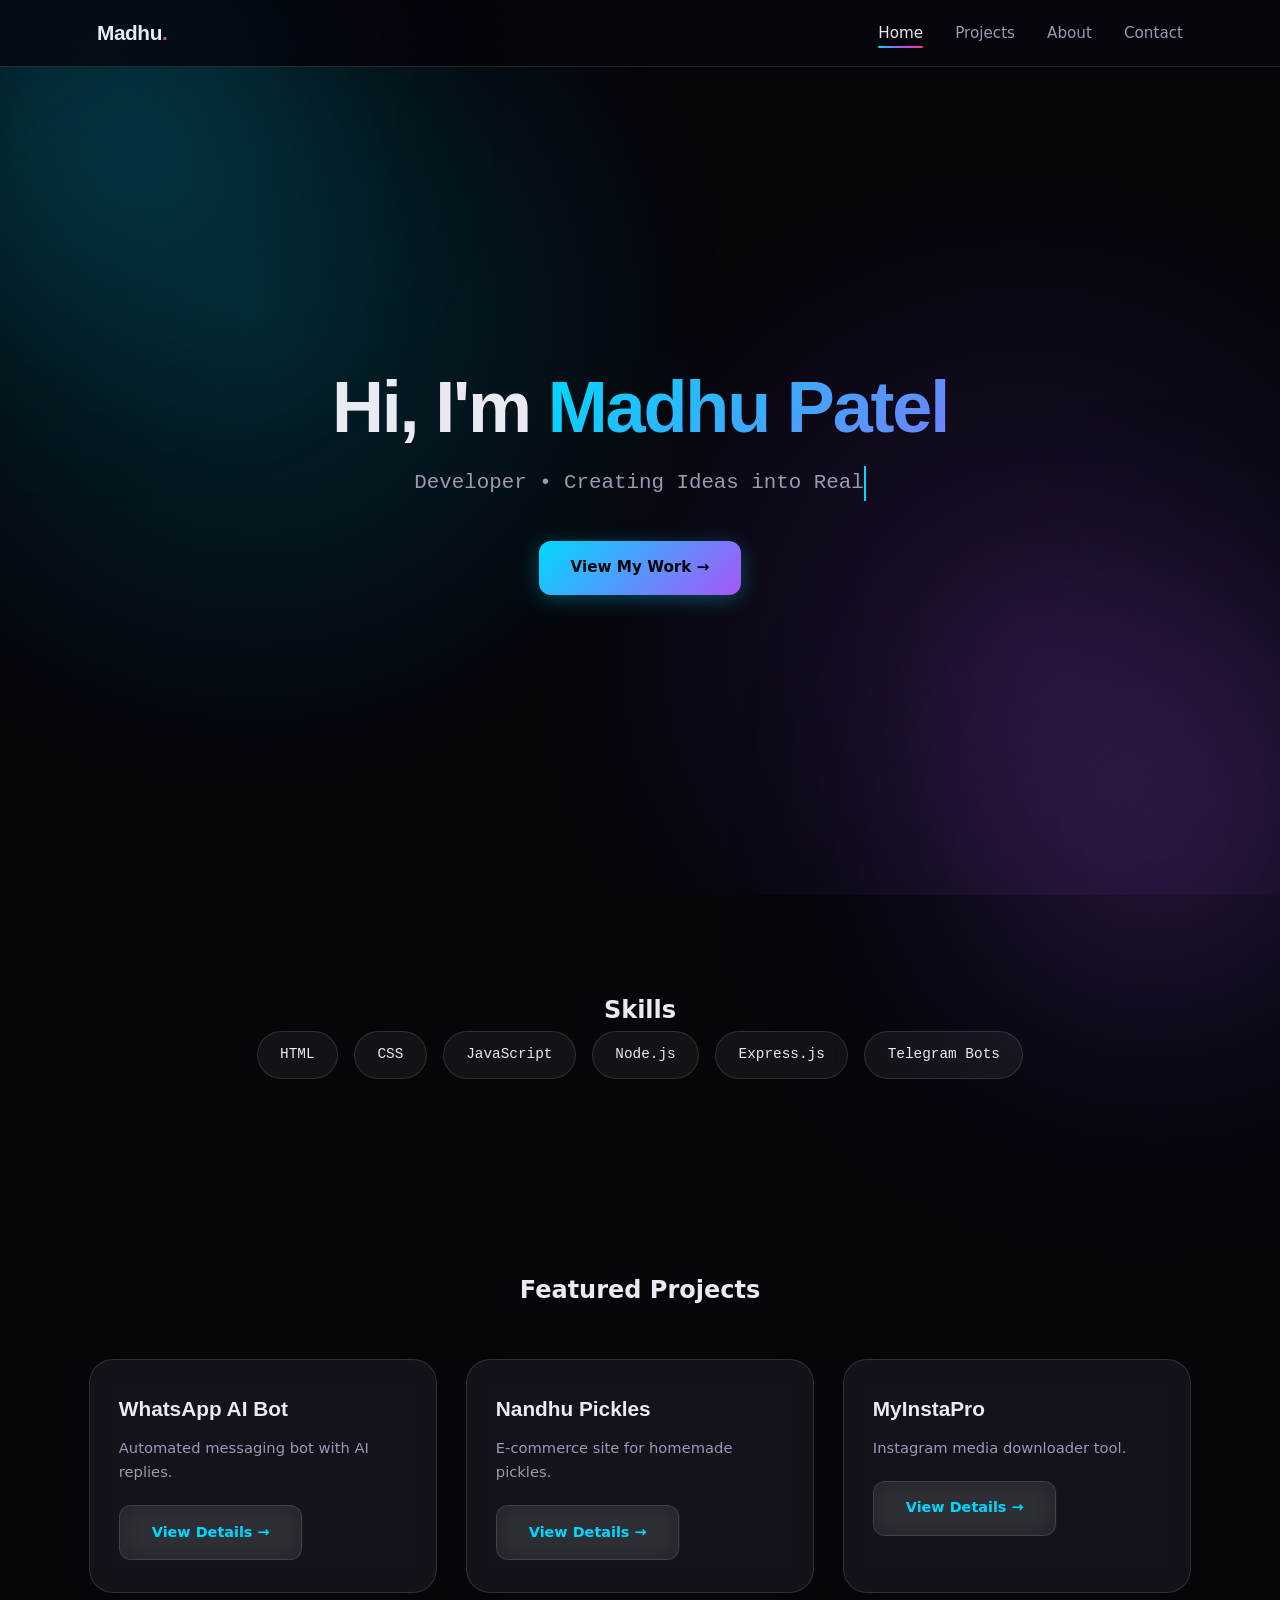
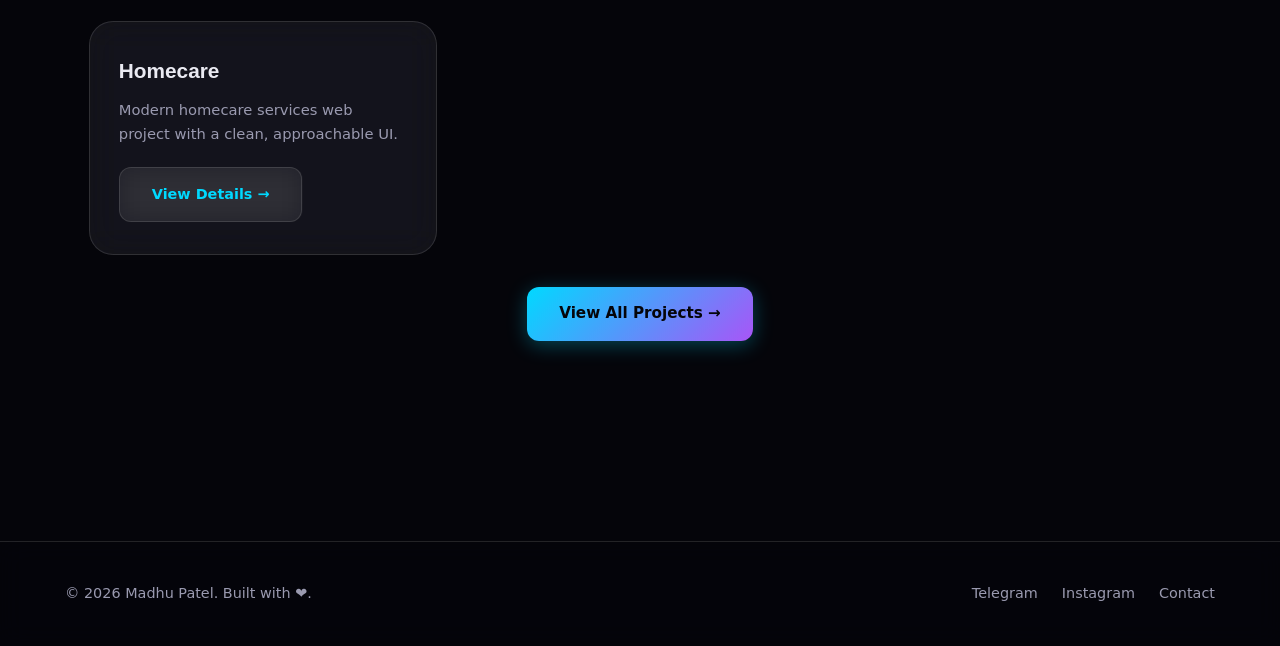
<file: index.html>
<!DOCTYPE html>
<html lang="en">
<head>
  <meta charset="UTF-8" />
  <meta name="viewport" content="width=device-width, initial-scale=1.0" />
  <title>Madhu Patel — Portfolio</title>
  <meta name="description" content="Self-taught developer building real products." />
  <link rel="stylesheet" href="css/style.css" />
</head>
<body>
  <!-- Navbar auto-injected -->
  <div id="navbar-mount"></div>

  <!-- HERO SECTION -->
  <section class="hero">
    <h1>Hi, I'm <span>Madhu Patel</span></h1>
    <p class="typewriter">Developer • Creating Ideas into Real</p>
    <a href="projects.html" class="btn-primary">View My Work →</a>
  </section>

  <!-- SKILLS PREVIEW -->
  <section class="skills-preview">
    <h2>Skills</h2>
    <div class="skills-grid">
      <span>HTML</span><span>CSS</span><span>JavaScript</span>
      <span>Node.js</span><span>Express.js</span><span>Telegram Bots</span>
    </div>
  </section>

  <!-- FEATURED PROJECTS (4 preview cards) -->
  <section class="featured-projects">
    <h2>Featured Projects</h2>
    <div class="projects-grid">

      <article class="project-card">
        <h3>WhatsApp AI Bot</h3>
        <p>Automated messaging bot with AI replies.</p>
        <a href="projects/whatsapp-bot.html" class="btn-secondary">View Details →</a>
      </article>

      <article class="project-card">
        <h3>Nandhu Pickles</h3>
        <p>E-commerce site for homemade pickles.</p>
        <a href="projects/nandhu-pickles.html" class="btn-secondary">View Details →</a>
      </article>

      <article class="project-card">
        <h3>MyInstaPro</h3>
        <p>Instagram media downloader tool.</p>
        <a href="projects/myinstapro.html" class="btn-secondary">View Details →</a>
      </article>

      <article class="project-card">
        <h3>Homecare</h3>
        <p>Modern homecare services web project with a clean, approachable UI.</p>
        <a href="projects/HomeCare.html" class="btn-secondary">View Details →</a>
      </article>

    </div>
    <div style="text-align:center; margin-top:2rem;">
      <a href="projects.html" class="btn-primary">View All Projects →</a>
    </div>
  </section>

  <!-- Footer auto-injected -->
  <div id="footer-mount"></div>

  <script src="js/main.js"></script>
</body>
</html>
</file>
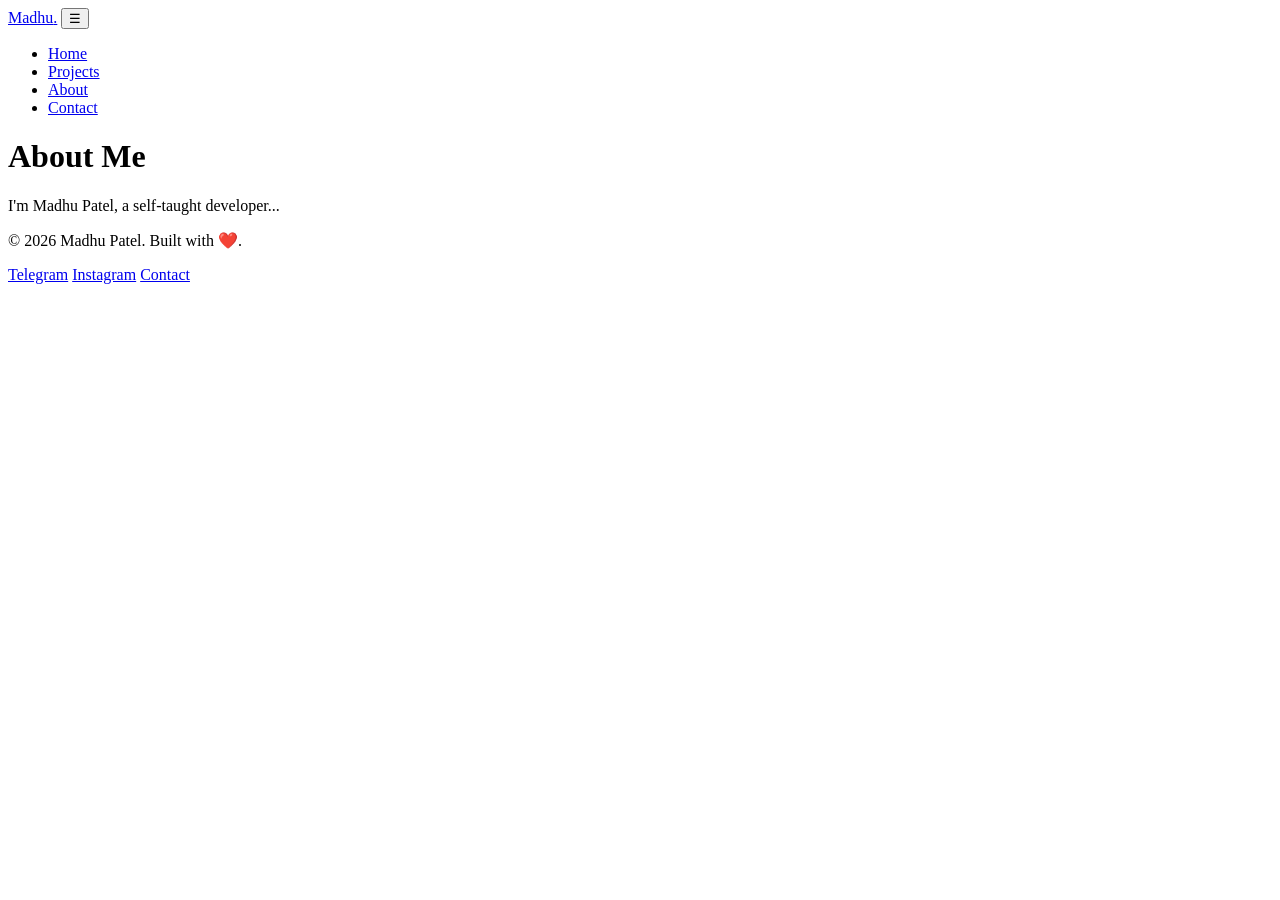
<file: about.html>
<!-- about.html -->
<body>
  <div id="navbar-mount"></div>
  <main class="container">
    <h1>About Me</h1>
    <p>I'm Madhu Patel, a self-taught developer...</p>
  </main>
  <div id="footer-mount"></div>
  <script src="js/main.js"></script>
</body>
</file>
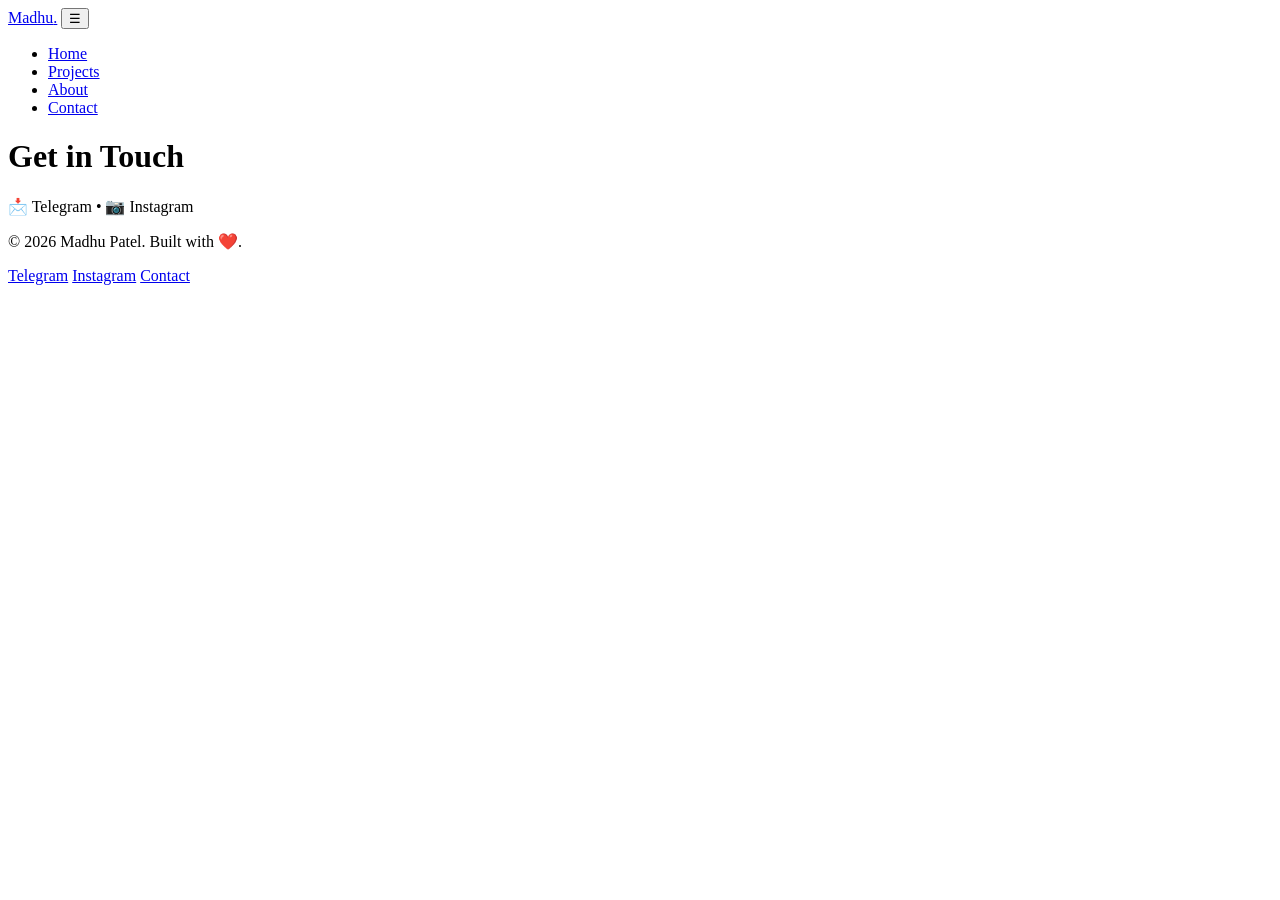
<file: contact.html>
<!-- contact.html -->
<body>
  <div id="navbar-mount"></div>
  <main class="container">
    <h1>Get in Touch</h1>
    <p>📩 Telegram • 📷 Instagram</p>
  </main>
  <div id="footer-mount"></div>
  <script src="js/main.js"></script>
</body>
</file>
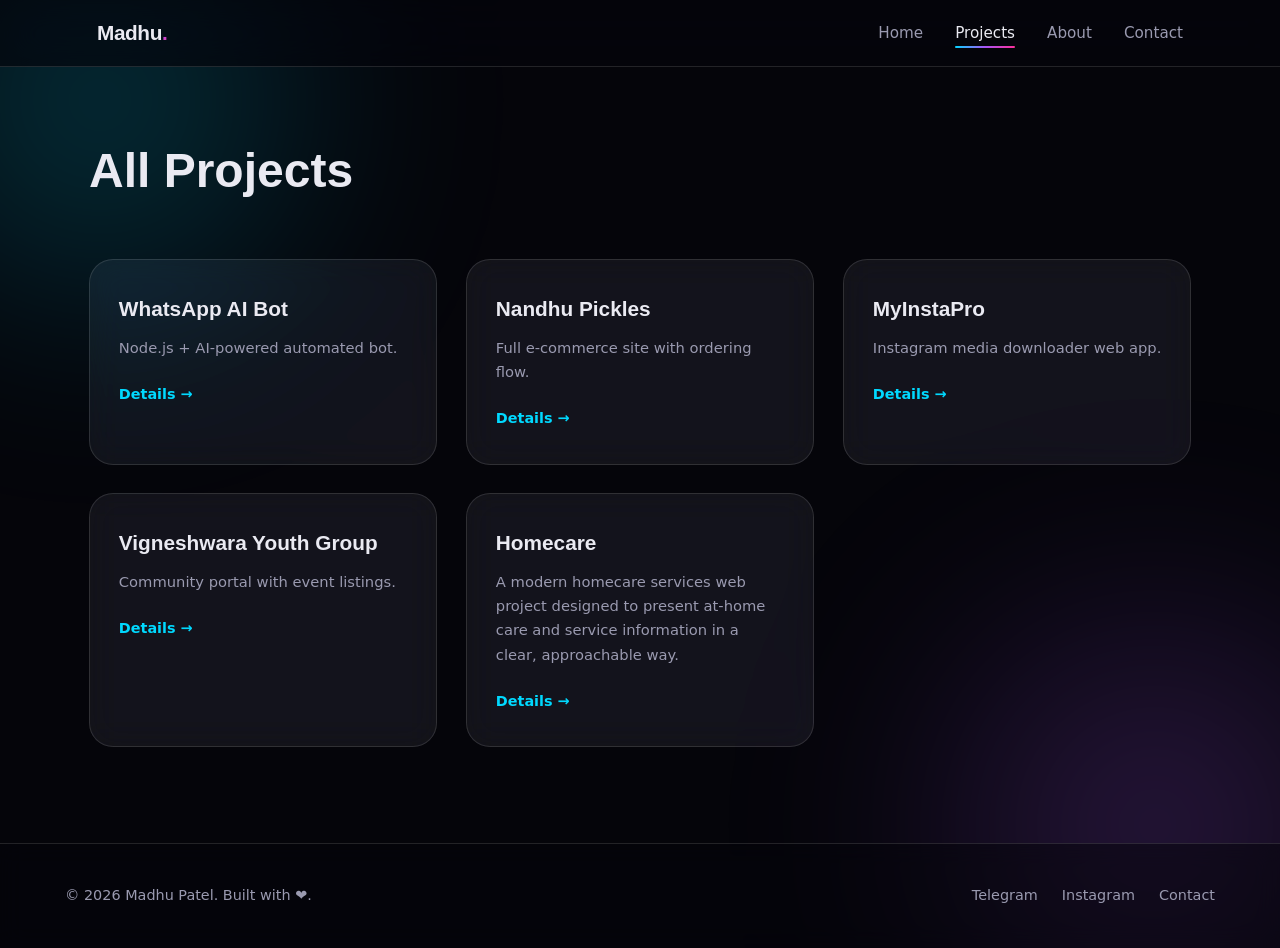
<file: projects.html>
<!DOCTYPE html>
<html lang="en">
<head>
  <meta charset="UTF-8" />
  <meta name="viewport" content="width=device-width, initial-scale=1.0" />
  <title>Projects — Madhu Patel</title>
  <link rel="stylesheet" href="css/style.css" />
</head>
<body>
  <div id="navbar-mount"></div>

  <main class="container">
    <h1 class="page-title">All Projects</h1>
    <div class="projects-grid">

      <article class="project-card">
        <h3>WhatsApp AI Bot</h3>
        <p>Node.js + AI-powered automated bot.</p>
        <a href="projects/whatsapp-bot.html">Details →</a>
      </article>

      <article class="project-card">
        <h3>Nandhu Pickles</h3>
        <p>Full e-commerce site with ordering flow.</p>
        <a href="projects/nandhu-pickles.html">Details →</a>
      </article>

      <article class="project-card">
        <h3>MyInstaPro</h3>
        <p>Instagram media downloader web app.</p>
        <a href="projects/myinstapro.html">Details →</a>
      </article>

      <article class="project-card">
        <h3>Vigneshwara Youth Group</h3>
        <p>Community portal with event listings.</p>
        <a href="projects/vigneshwara.html">Details →</a>
      </article>

      <article class="project-card">
        <h3>Homecare</h3>
        <p>A modern homecare services web project designed to present at-home care and service information in a clear, approachable way.</p>
        <a href="projects/HomeCare.html">Details →</a>
      </article>

    </div>
  </main>

  <div id="footer-mount"></div>
  <script src="js/main.js"></script>
</body>
</html>
</file>
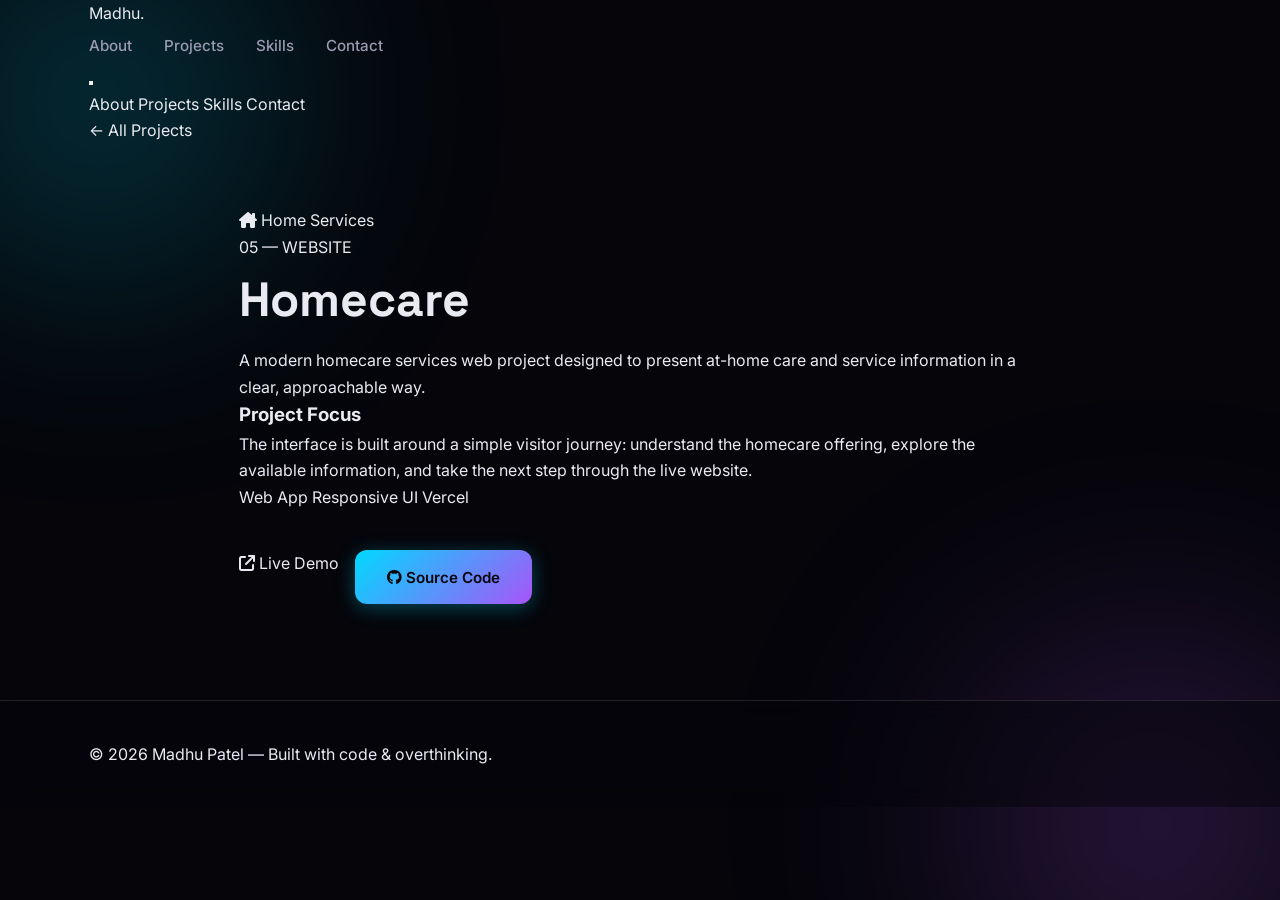
<file: projects/HomeCare.html>
<!DOCTYPE html>
<html lang="en">
<head>
<meta charset="UTF-8">
<meta name="viewport" content="width=device-width, initial-scale=1.0, viewport-fit=cover">
<title>Homecare — Madhu Patel</title>
<meta name="description" content="Homecare home services website project by Madhu Patel.">
<meta name="theme-color" content="#0e0e10">
<link rel="preconnect" href="https://fonts.googleapis.com">
<link rel="preconnect" href="https://fonts.gstatic.com" crossorigin>
<link href="https://fonts.googleapis.com/css2?family=Inter:wght@400;500;600&family=Space+Grotesk:wght@500;600;700&family=JetBrains+Mono:wght@400;500;700&display=swap" rel="stylesheet">
<link rel="stylesheet" href="https://cdnjs.cloudflare.com/ajax/libs/font-awesome/6.5.2/css/all.min.css">
<link rel="stylesheet" href="../css/style.css">
</head>
<body data-base="../" data-page="project">
<header class="nav" id="nav">
  <div class="container nav-inner">
    <a href="../index.html" class="brand">Madhu<span>.</span></a>
    <nav class="nav-links" aria-label="Main">
      <a href="../about.html">About</a>
      <a href="../projects.html">Projects</a>
      <a href="../index.html#skills">Skills</a>
      <a href="../contact.html">Contact</a>
    </nav>
    <button class="nav-toggle" id="navToggle" aria-label="Open menu" aria-expanded="false" aria-controls="mobileMenu"><span></span><span></span><span></span></button>
  </div>
  <div class="mobile-menu" id="mobileMenu">
    <div class="container">
      <a href="../about.html">About</a>
      <a href="../projects.html">Projects</a>
      <a href="../index.html#skills">Skills</a>
      <a href="../contact.html">Contact</a>
    </div>
  </div>
</header>

<main class="projects page-section">
  <div class="container">
    <a class="eyebrow" href="../projects.html">← All Projects</a>
    <div class="project-detail">
      <div class="project-preview preview-pickle">
        <span class="orb orb-1"></span>
        <span class="orb orb-2"></span>
        <i class="fa-solid fa-house-chimney"></i>
        <span class="preview-tag">Home Services</span>
      </div>
      <div class="project-body">
        <span class="project-index">05 — WEBSITE</span>
        <h1>Homecare</h1>
        <p class="project-desc">A modern homecare services web project designed to present at-home care and service information in a clear, approachable way.</p>
        <h3>Project Focus</h3>
        <p>The interface is built around a simple visitor journey: understand the homecare offering, explore the available information, and take the next step through the live website.</p>
        <div class="chips">
          <span>Web App</span>
          <span>Responsive UI</span>
          <span>Vercel</span>
        </div>
        <div class="project-actions">
          <a class="btn btn-lime" href="https://homecare-mky9rkq0j-madhupatel.vercel.app/" target="_blank" rel="noopener noreferrer">
            <i class="fa-solid fa-arrow-up-right-from-square" aria-hidden="true"></i> Live Demo
          </a>
          <a class="btn btn-primary" href="https://github.com/pspktech/HomeCare" target="_blank" rel="noopener noreferrer">
            <i class="fa-brands fa-github" aria-hidden="true"></i> Source Code
          </a>
        </div>
      </div>
    </div>
  </div>
</main>

<footer class="footer">
  <div class="container">© 2026 Madhu Patel — Built with code &amp; overthinking.</div>
</footer>
<script src="../js/main.js"></script>
</body>
</html>
</file>
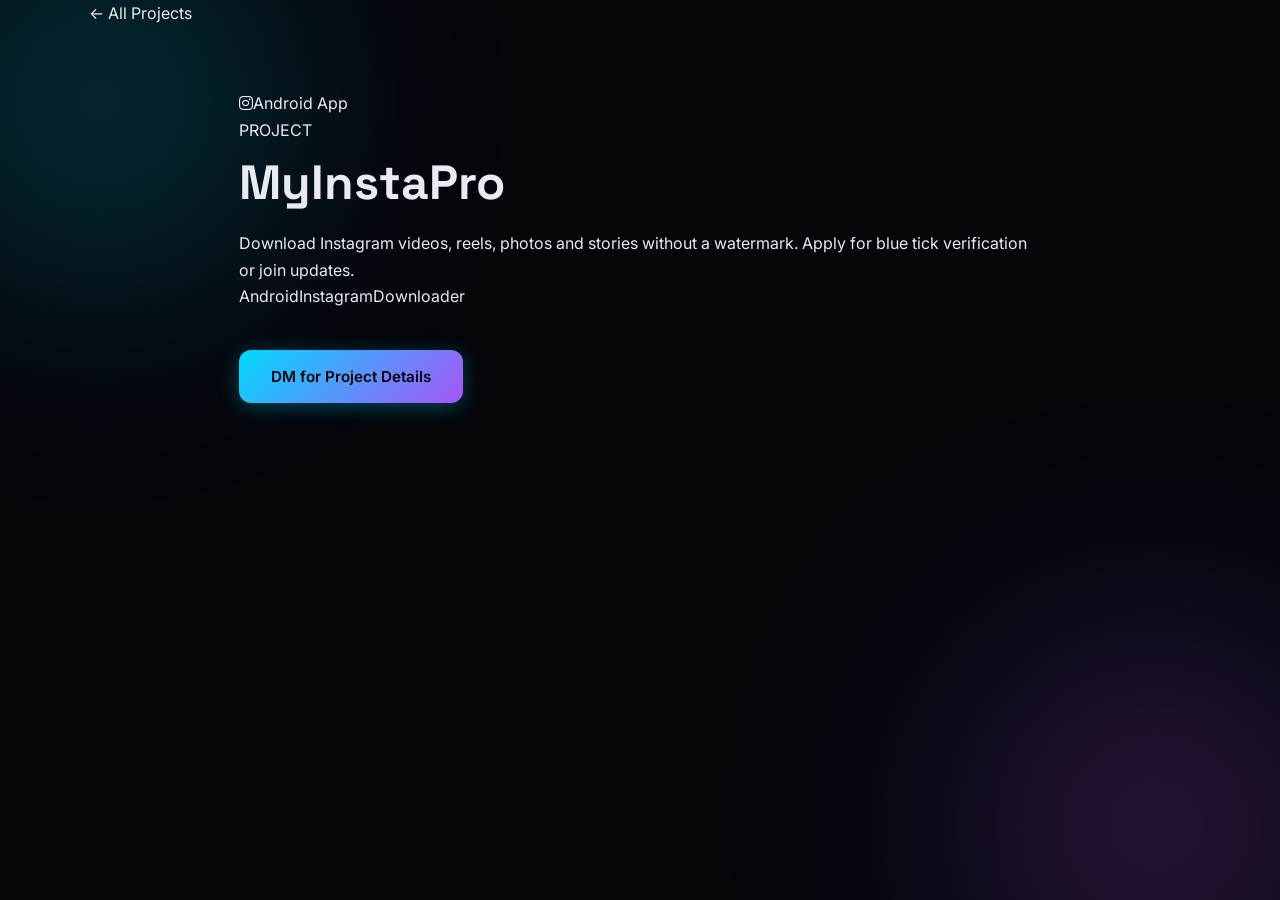
<file: projects/myinstapro.html>
<!DOCTYPE html>
<html lang="en">
<head>
<meta charset="UTF-8">
<meta name="viewport" content="width=device-width, initial-scale=1.0, viewport-fit=cover">
<title>MyInstaPro — Madhu Patel</title>
<meta name="description" content="Fast, free Instagram media downloader for Android.">
<meta name="theme-color" content="#0e0e10">
<link rel="preconnect" href="https://fonts.googleapis.com">
<link rel="preconnect" href="https://fonts.gstatic.com" crossorigin>
<link href="https://fonts.googleapis.com/css2?family=Inter:wght@400;500;600&family=Space+Grotesk:wght@500;600;700&family=JetBrains+Mono:wght@400;500;700&display=swap" rel="stylesheet">
<link rel="stylesheet" href="https://cdnjs.cloudflare.com/ajax/libs/font-awesome/6.5.2/css/all.min.css">
<link rel="stylesheet" href="../css/style.css">
</head>
<body data-base="../" data-page="project">
<div id="navbar"></div>
<main class="projects page-section"><div class="container"><a class="eyebrow" href="../projects.html">← All Projects</a><div class="project-detail"><div class="project-preview preview-bot"><span class="orb orb-1"></span><span class="orb orb-2"></span><i class="fa-brands fa-instagram"></i><span class="preview-tag">Android App</span></div><div class="project-body"><span class="project-index">PROJECT</span><h1>MyInstaPro</h1><p class="project-desc">Download Instagram videos, reels, photos and stories without a watermark. Apply for blue tick verification or join updates.</p><div class="chips"><span>Android</span><span>Instagram</span><span>Downloader</span></div><div class="project-actions"><a class="btn btn-primary" href="https://t.me/madhupatelpspk" target="_blank" rel="noopener">DM for Project Details</a></div></div></div></div></main>
<div id="footer"></div>
<script src="../js/main.js"></script>
</body>
</html>
</file>
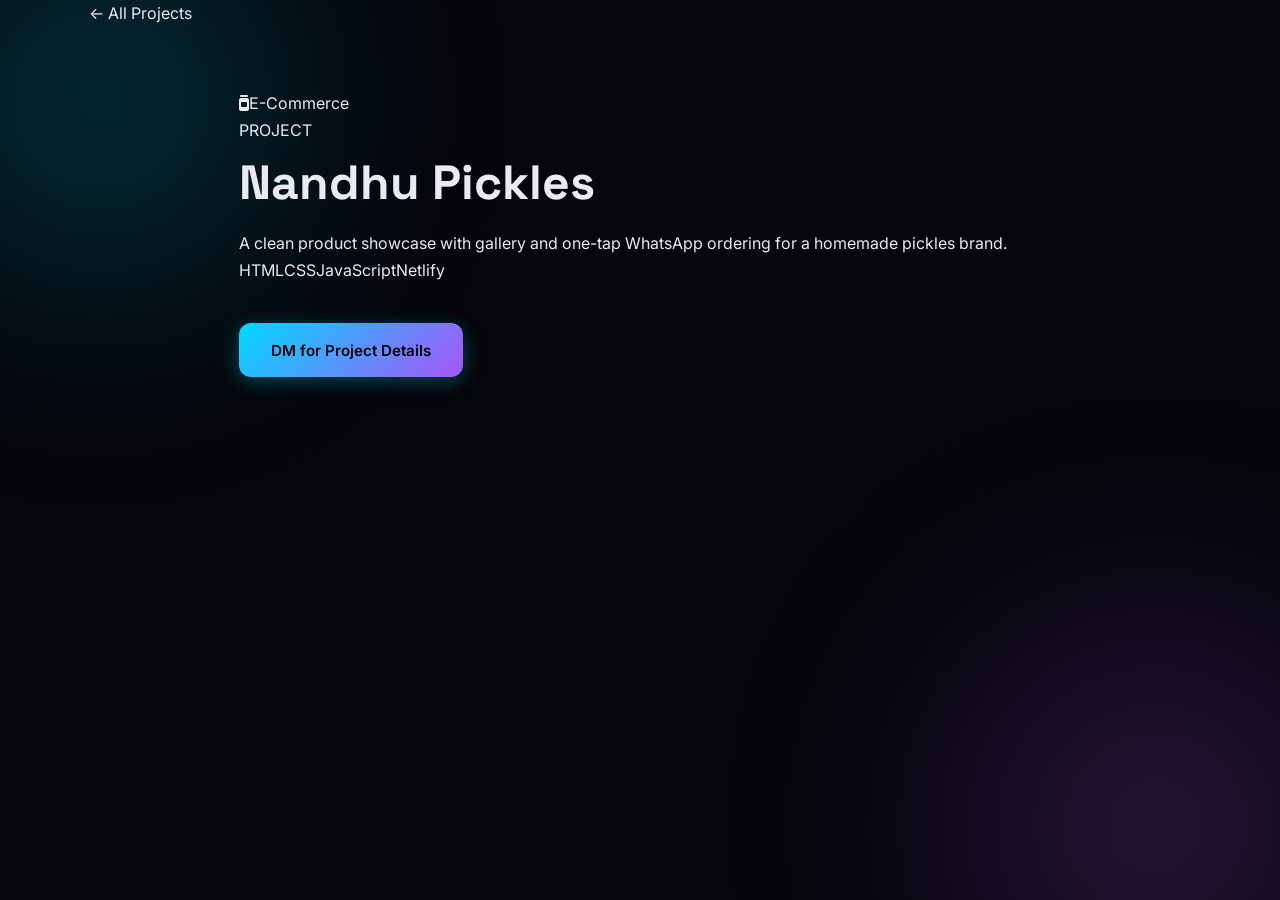
<file: projects/nandhu-pickles.html>
<!DOCTYPE html>
<html lang="en">
<head>
<meta charset="UTF-8">
<meta name="viewport" content="width=device-width, initial-scale=1.0, viewport-fit=cover">
<title>Nandhu Pickles — Madhu Patel</title>
<meta name="description" content="A homemade pickles store and e-commerce showcase.">
<meta name="theme-color" content="#0e0e10">
<link rel="preconnect" href="https://fonts.googleapis.com">
<link rel="preconnect" href="https://fonts.gstatic.com" crossorigin>
<link href="https://fonts.googleapis.com/css2?family=Inter:wght@400;500;600&family=Space+Grotesk:wght@500;600;700&family=JetBrains+Mono:wght@400;500;700&display=swap" rel="stylesheet">
<link rel="stylesheet" href="https://cdnjs.cloudflare.com/ajax/libs/font-awesome/6.5.2/css/all.min.css">
<link rel="stylesheet" href="../css/style.css">
</head>
<body data-base="../" data-page="project">
<div id="navbar"></div>
<main class="projects page-section"><div class="container"><a class="eyebrow" href="../projects.html">← All Projects</a><div class="project-detail"><div class="project-preview preview-pickle"><span class="orb orb-1"></span><span class="orb orb-2"></span><i class="fa-solid fa-jar"></i><span class="preview-tag">E-Commerce</span></div><div class="project-body"><span class="project-index">PROJECT</span><h1>Nandhu Pickles</h1><p class="project-desc">A clean product showcase with gallery and one-tap WhatsApp ordering for a homemade pickles brand.</p><div class="chips"><span>HTML</span><span>CSS</span><span>JavaScript</span><span>Netlify</span></div><div class="project-actions"><a class="btn btn-primary" href="https://t.me/madhupatelpspk" target="_blank" rel="noopener">DM for Project Details</a></div></div></div></div></main>
<div id="footer"></div>
<script src="../js/main.js"></script>
</body>
</html>
</file>
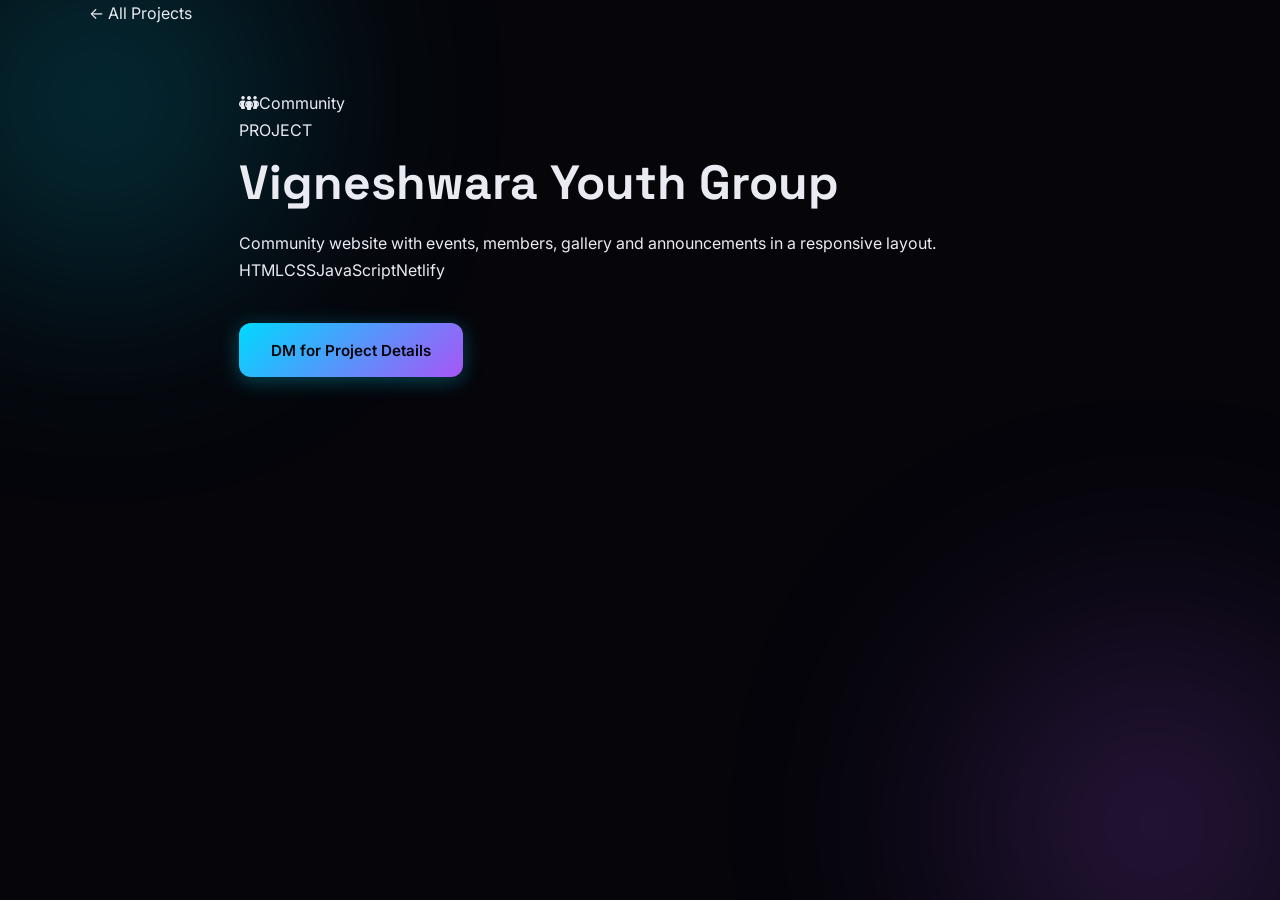
<file: projects/vigneshwara.html>
<!DOCTYPE html>
<html lang="en">
<head>
<meta charset="UTF-8">
<meta name="viewport" content="width=device-width, initial-scale=1.0, viewport-fit=cover">
<title>Vigneshwara Youth Group — Madhu Patel</title>
<meta name="description" content="A responsive community website for events and announcements.">
<meta name="theme-color" content="#0e0e10">
<link rel="preconnect" href="https://fonts.googleapis.com">
<link rel="preconnect" href="https://fonts.gstatic.com" crossorigin>
<link href="https://fonts.googleapis.com/css2?family=Inter:wght@400;500;600&family=Space+Grotesk:wght@500;600;700&family=JetBrains+Mono:wght@400;500;700&display=swap" rel="stylesheet">
<link rel="stylesheet" href="https://cdnjs.cloudflare.com/ajax/libs/font-awesome/6.5.2/css/all.min.css">
<link rel="stylesheet" href="../css/style.css">
</head>
<body data-base="../" data-page="project">
<div id="navbar"></div>
<main class="projects page-section"><div class="container"><a class="eyebrow" href="../projects.html">← All Projects</a><div class="project-detail"><div class="project-preview preview-vya"><span class="orb orb-1"></span><span class="orb orb-2"></span><i class="fa-solid fa-people-group"></i><span class="preview-tag">Community</span></div><div class="project-body"><span class="project-index">PROJECT</span><h1>Vigneshwara Youth Group</h1><p class="project-desc">Community website with events, members, gallery and announcements in a responsive layout.</p><div class="chips"><span>HTML</span><span>CSS</span><span>JavaScript</span><span>Netlify</span></div><div class="project-actions"><a class="btn btn-primary" href="https://t.me/madhupatelpspk" target="_blank" rel="noopener">DM for Project Details</a></div></div></div></div></main>
<div id="footer"></div>
<script src="../js/main.js"></script>
</body>
</html>
</file>
<file: css/style.css>
/* ============================================================
   1. RESET & VARIABLES
============================================================ */
*, *::before, *::after {
  box-sizing: border-box;
  margin: 0;
  padding: 0;
}

:root {
  --bg: #05050a;
  --bg-2: #0a0a14;
  --glass-bg: rgba(255, 255, 255, 0.06);
  --glass-border: rgba(255, 255, 255, 0.12);
  --glass-highlight: rgba(255, 255, 255, 0.18);
  --text: #eaeaf2;
  --text-muted: #9a9ab0;
  --accent: #00d9ff;
  --accent-2: #a855f7;
  --accent-3: #ff2e97;
  --gradient-main: linear-gradient(135deg, #00d9ff 0%, #a855f7 50%, #ff2e97 100%);
  --font-sans: 'Inter', system-ui, -apple-system, sans-serif;
  --font-display: 'Space Grotesk', 'Inter', sans-serif;
  --font-mono: 'JetBrains Mono', monospace;
  --radius: 16px;
  --radius-lg: 24px;
  --transition: 0.35s cubic-bezier(0.4, 0, 0.2, 1);
}

html { scroll-behavior: smooth; }

body {
  background: var(--bg);
  color: var(--text);
  font-family: var(--font-sans);
  line-height: 1.65;
  min-height: 100vh;
  overflow-x: hidden;
  -webkit-font-smoothing: antialiased;
  position: relative;
}

/* Animated background orbs */
body::before,
body::after {
  content: '';
  position: fixed;
  border-radius: 50%;
  filter: blur(120px);
  opacity: 0.35;
  z-index: -1;
  pointer-events: none;
  animation: floatOrb 18s ease-in-out infinite;
}

body::before {
  width: 500px;
  height: 500px;
  background: radial-gradient(circle, var(--accent), transparent 70%);
  top: -150px;
  left: -150px;
}

body::after {
  width: 550px;
  height: 550px;
  background: radial-gradient(circle, var(--accent-2), transparent 70%);
  bottom: -200px;
  right: -150px;
  animation-delay: -9s;
}

@keyframes floatOrb {
  0%, 100% { transform: translate(0, 0) scale(1); }
  33% { transform: translate(60px, -40px) scale(1.15); }
  66% { transform: translate(-40px, 60px) scale(0.9); }
}

a { color: inherit; text-decoration: none; }
img { max-width: 100%; display: block; }

.container {
  max-width: 1150px;
  margin: 0 auto;
  padding: 0 1.5rem;
}

/* ============================================================
   2. GLASS / FROST MIXIN (reusable utility)
============================================================ */
.glass {
  background: var(--glass-bg);
  backdrop-filter: blur(18px) saturate(180%);
  -webkit-backdrop-filter: blur(18px) saturate(180%);
  border: 1px solid var(--glass-border);
  border-radius: var(--radius-lg);
  box-shadow: 0 8px 32px rgba(0, 0, 0, 0.4),
              inset 0 1px 0 var(--glass-highlight);
}

/* ============================================================
   3. NAVBAR
============================================================ */
.navbar {
  position: sticky;
  top: 0;
  z-index: 1000;
  background: rgba(5, 5, 10, 0.7);
  backdrop-filter: blur(20px) saturate(180%);
  -webkit-backdrop-filter: blur(20px) saturate(180%);
  border-bottom: 1px solid var(--glass-border);
  animation: slideDown 0.6s ease-out;
}

@keyframes slideDown {
  from { transform: translateY(-100%); opacity: 0; }
  to { transform: translateY(0); opacity: 1; }
}

.nav-container {
  display: flex;
  justify-content: space-between;
  align-items: center;
  padding: 1rem 2rem;
  max-width: 1150px;
  margin: 0 auto;
}

.logo {
  font-family: var(--font-display);
  font-weight: 700;
  font-size: 1.3rem;
  letter-spacing: -0.02em;
}

.logo span {
  background: var(--gradient-main);
  -webkit-background-clip: text;
  background-clip: text;
  -webkit-text-fill-color: transparent;
}

.nav-links {
  display: flex;
  gap: 2rem;
  list-style: none;
}

.nav-links a {
  position: relative;
  color: var(--text-muted);
  font-size: 0.95rem;
  font-weight: 500;
  padding: 0.4rem 0;
  transition: color var(--transition);
}

.nav-links a::after {
  content: '';
  position: absolute;
  bottom: 0;
  left: 0;
  width: 0;
  height: 2px;
  background: var(--gradient-main);
  transition: width var(--transition);
  border-radius: 2px;
}

.nav-links a:hover,
.nav-links a.active {
  color: var(--text);
}

.nav-links a:hover::after,
.nav-links a.active::after {
  width: 100%;
}

.menu-toggle {
  display: none;
  background: none;
  border: none;
  font-size: 1.8rem;
  color: var(--text);
  cursor: pointer;
}

@media (max-width: 768px) {
  .menu-toggle { display: block; }
  .nav-links {
    display: none;
    flex-direction: column;
    position: absolute;
    top: 100%;
    left: 0;
    right: 0;
    background: rgba(10, 10, 20, 0.95);
    backdrop-filter: blur(20px);
    padding: 1.5rem 2rem;
    border-bottom: 1px solid var(--glass-border);
    gap: 1rem;
  }
  .nav-links.open { display: flex; animation: slideDown 0.3s ease-out; }
}

/* ============================================================
   4. HERO — ANIMATED
============================================================ */
.hero {
  position: relative;
  min-height: 92vh;
  display: flex;
  flex-direction: column;
  justify-content: center;
  align-items: center;
  text-align: center;
  padding: 2rem 1.5rem;
  overflow: hidden;
}

/* Gradient shimmer behind hero */
.hero::before {
  content: '';
  position: absolute;
  inset: 0;
  background:
    radial-gradient(circle at 20% 30%, rgba(0, 217, 255, 0.15), transparent 40%),
    radial-gradient(circle at 80% 70%, rgba(168, 85, 247, 0.15), transparent 40%);
  animation: heroGlow 8s ease-in-out infinite alternate;
  pointer-events: none;
}

@keyframes heroGlow {
  0% { opacity: 0.5; transform: scale(1); }
  100% { opacity: 1; transform: scale(1.1); }
}

.hero > * { position: relative; z-index: 1; }

.hero h1 {
  font-family: var(--font-display);
  font-size: clamp(2.5rem, 7vw, 4.5rem);
  font-weight: 700;
  line-height: 1.1;
  letter-spacing: -0.03em;
  margin-bottom: 1.2rem;
  animation: fadeUp 0.9s ease-out both;
}

.hero h1 span {
  background: var(--gradient-main);
  background-size: 300% 300%;
  -webkit-background-clip: text;
  background-clip: text;
  -webkit-text-fill-color: transparent;
  animation: gradientShift 6s ease infinite;
}

@keyframes gradientShift {
  0%, 100% { background-position: 0% 50%; }
  50% { background-position: 100% 50%; }
}

.typewriter {
  font-family: var(--font-mono);
  color: var(--text-muted);
  font-size: clamp(1rem, 2.5vw, 1.3rem);
  margin-bottom: 2.5rem;
  overflow: hidden;
  border-right: 2px solid var(--accent);
  white-space: nowrap;
  animation:
    fadeUp 0.9s ease-out 0.2s both,
    typing 3.5s steps(40) 1s forwards,
    blink 0.8s step-end infinite;
  max-width: fit-content;
}

@keyframes typing {
  from { width: 0; }
  to { width: 100%; }
}

@keyframes blink {
  50% { border-color: transparent; }
}

.hero .btn-primary {
  animation: fadeUp 0.9s ease-out 0.4s both;
}

/* Floating badge (optional) */
.hero-badge {
  display: inline-flex;
  align-items: center;
  gap: 0.5rem;
  padding: 0.5rem 1.2rem;
  background: var(--glass-bg);
  border: 1px solid var(--glass-border);
  border-radius: 999px;
  font-size: 0.85rem;
  color: var(--text-muted);
  margin-bottom: 1.5rem;
  backdrop-filter: blur(12px);
  animation: fadeUp 0.9s ease-out both;
}

.hero-badge::before {
  content: '●';
  color: #22c55e;
  animation: pulse 2s ease-in-out infinite;
}

@keyframes pulse {
  0%, 100% { opacity: 1; transform: scale(1); }
  50% { opacity: 0.5; transform: scale(1.2); }
}

@keyframes fadeUp {
  from { opacity: 0; transform: translateY(30px); }
  to { opacity: 1; transform: translateY(0); }
}

/* ============================================================
   5. BUTTONS
============================================================ */
.btn-primary,
.btn-secondary {
  display: inline-block;
  padding: 0.9rem 2rem;
  border-radius: 12px;
  font-weight: 600;
  font-size: 0.95rem;
  transition: all var(--transition);
  cursor: pointer;
  border: none;
}

.btn-primary {
  background: var(--gradient-main);
  background-size: 200% 200%;
  color: #05050a;
  position: relative;
  overflow: hidden;
  animation: gradientShift 4s ease infinite;
  box-shadow: 0 4px 20px rgba(0, 217, 255, 0.3);
}

.btn-primary:hover {
  transform: translateY(-3px);
  box-shadow: 0 8px 30px rgba(0, 217, 255, 0.5);
}

.btn-primary::before {
  content: '';
  position: absolute;
  inset: 0;
  background: linear-gradient(90deg, transparent, rgba(255,255,255,0.4), transparent);
  transform: translateX(-100%);
  transition: transform 0.6s;
}

.btn-primary:hover::before {
  transform: translateX(100%);
}

.btn-secondary {
  background: var(--glass-bg);
  backdrop-filter: blur(12px);
  border: 1px solid var(--glass-border);
  color: var(--text);
}

.btn-secondary:hover {
  border-color: var(--accent);
  background: rgba(0, 217, 255, 0.1);
  transform: translateY(-3px);
}

/* ============================================================
   6. SECTION HEADINGS
============================================================ */
.section-title {
  font-family: var(--font-display);
  font-size: clamp(1.8rem, 4.5vw, 2.6rem);
  font-weight: 700;
  letter-spacing: -0.02em;
  margin-bottom: 0.5rem;
  position: relative;
  display: inline-block;
}

.section-title::after {
  content: '';
  position: absolute;
  bottom: -8px;
  left: 0;
  width: 60px;
  height: 4px;
  background: var(--gradient-main);
  border-radius: 4px;
}

.section-subtitle {
  color: var(--text-muted);
  font-size: 1rem;
  margin-bottom: 3rem;
}

.page-title {
  font-family: var(--font-display);
  font-size: clamp(2rem, 5vw, 3rem);
  margin: 4rem 0 1rem;
  animation: fadeUp 0.7s ease-out both;
}

/* ============================================================
   7. SKILLS SECTION — Glass cards with stagger
============================================================ */
.skills-preview {
  padding: 6rem 1.5rem;
  text-align: center;
  position: relative;
}

.skills-grid {
  display: flex;
  flex-wrap: wrap;
  justify-content: center;
  gap: 1rem;
  max-width: 800px;
  margin: 0 auto;
}

.skills-grid span {
  padding: 0.7rem 1.4rem;
  background: var(--glass-bg);
  backdrop-filter: blur(12px);
  border: 1px solid var(--glass-border);
  border-radius: 999px;
  font-family: var(--font-mono);
  font-size: 0.9rem;
  color: var(--text);
  transition: all var(--transition);
  cursor: default;
  animation: fadeUp 0.6s ease-out both;
}

.skills-grid span:nth-child(1) { animation-delay: 0.05s; }
.skills-grid span:nth-child(2) { animation-delay: 0.1s; }
.skills-grid span:nth-child(3) { animation-delay: 0.15s; }
.skills-grid span:nth-child(4) { animation-delay: 0.2s; }
.skills-grid span:nth-child(5) { animation-delay: 0.25s; }
.skills-grid span:nth-child(6) { animation-delay: 0.3s; }

.skills-grid span:hover {
  background: linear-gradient(135deg, rgba(0, 217, 255, 0.2), rgba(168, 85, 247, 0.2));
  border-color: var(--accent);
  transform: translateY(-4px) scale(1.05);
  box-shadow: 0 10px 30px rgba(0, 217, 255, 0.25);
}

/* ============================================================
   8. PROJECTS — SLIDE ANIMATION
============================================================ */
.featured-projects {
  padding: 6rem 1.5rem;
  max-width: 1150px;
  margin: 0 auto;
  text-align: center;
}

.projects-grid {
  display: grid;
  grid-template-columns: repeat(auto-fit, minmax(300px, 1fr));
  gap: 1.8rem;
  margin-top: 3rem;
  text-align: left;
}

.project-card {
  position: relative;
  padding: 2rem 1.8rem;
  background: var(--glass-bg);
  backdrop-filter: blur(16px) saturate(180%);
  -webkit-backdrop-filter: blur(16px) saturate(180%);
  border: 1px solid var(--glass-border);
  border-radius: var(--radius-lg);
  overflow: hidden;
  transition: all var(--transition);
  animation: slideInUp 0.8s ease-out both;
}

/* Stagger for slide-in */
.project-card:nth-child(1) { animation-delay: 0.1s; }
.project-card:nth-child(2) { animation-delay: 0.25s; }
.project-card:nth-child(3) { animation-delay: 0.4s; }
.project-card:nth-child(4) { animation-delay: 0.55s; }
.project-card:nth-child(5) { animation-delay: 0.7s; }
.project-card:nth-child(6) { animation-delay: 0.85s; }

@keyframes slideInUp {
  from {
    opacity: 0;
    transform: translateY(50px) scale(0.95);
  }
  to {
    opacity: 1;
    transform: translateY(0) scale(1);
  }
}

/* Hover accent line */
.project-card::before {
  content: '';
  position: absolute;
  top: 0;
  left: 0;
  right: 0;
  height: 3px;
  background: var(--gradient-main);
  transform: scaleX(0);
  transform-origin: left;
  transition: transform var(--transition);
}

.project-card:hover::before {
  transform: scaleX(1);
}

/* Inner glow on hover */
.project-card::after {
  content: '';
  position: absolute;
  inset: 0;
  background: radial-gradient(circle at var(--mx, 50%) var(--my, 50%), rgba(0, 217, 255, 0.15), transparent 50%);
  opacity: 0;
  transition: opacity var(--transition);
  pointer-events: none;
}

.project-card:hover::after { opacity: 1; }

.project-card:hover {
  transform: translateY(-8px);
  border-color: var(--glass-highlight);
  box-shadow: 0 20px 60px rgba(0, 217, 255, 0.2),
              0 0 0 1px rgba(0, 217, 255, 0.3);
}

.project-card h3 {
  font-family: var(--font-display);
  font-size: 1.3rem;
  margin-bottom: 0.6rem;
  position: relative;
  z-index: 1;
}

.project-card p {
  color: var(--text-muted);
  font-size: 0.92rem;
  margin-bottom: 1.3rem;
  position: relative;
  z-index: 1;
}

.project-card a {
  color: var(--accent);
  font-weight: 600;
  font-size: 0.9rem;
  display: inline-flex;
  align-items: center;
  gap: 0.4rem;
  position: relative;
  z-index: 1;
  transition: gap var(--transition);
}

.project-card a:hover { gap: 0.8rem; }

/* ============================================================
   9. ABOUT SECTION
============================================================ */
.about-section {
  padding: 6rem 1.5rem;
  max-width: 900px;
  margin: 0 auto;
  text-align: center;
}

.about-card {
  padding: 3rem 2.5rem;
  background: var(--glass-bg);
  backdrop-filter: blur(20px) saturate(180%);
  border: 1px solid var(--glass-border);
  border-radius: var(--radius-lg);
  box-shadow: 0 20px 60px rgba(0, 0, 0, 0.4);
  text-align: left;
  animation: fadeUp 0.9s ease-out both;
}

.about-card p {
  color: var(--text-muted);
  font-size: 1.05rem;
  line-height: 1.8;
  margin-bottom: 1.2rem;
}

.about-card p:last-child { margin-bottom: 0; }

.about-card strong {
  color: var(--text);
  background: var(--gradient-main);
  -webkit-background-clip: text;
  background-clip: text;
  -webkit-text-fill-color: transparent;
}

/* ============================================================
   10. CONTACT SECTION
============================================================ */
.contact-section {
  padding: 6rem 1.5rem;
  max-width: 800px;
  margin: 0 auto;
  text-align: center;
}

.contact-grid {
  display: grid;
  grid-template-columns: repeat(auto-fit, minmax(220px, 1fr));
  gap: 1.5rem;
  margin-top: 2.5rem;
}

.contact-card {
  padding: 2rem 1.5rem;
  background: var(--glass-bg);
  backdrop-filter: blur(16px);
  border: 1px solid var(--glass-border);
  border-radius: var(--radius);
  transition: all var(--transition);
  animation: fadeUp 0.7s ease-out both;
}

.contact-card:nth-child(1) { animation-delay: 0.1s; }
.contact-card:nth-child(2) { animation-delay: 0.2s; }
.contact-card:nth-child(3) { animation-delay: 0.3s; }

.contact-card:hover {
  transform: translateY(-6px);
  border-color: var(--accent);
  box-shadow: 0 15px 40px rgba(0, 217, 255, 0.2);
}

.contact-card .icon {
  font-size: 2rem;
  margin-bottom: 0.8rem;
  display: block;
}

.contact-card h3 {
  font-family: var(--font-display);
  font-size: 1.1rem;
  margin-bottom: 0.4rem;
}

.contact-card p {
  color: var(--text-muted);
  font-size: 0.9rem;
}

/* ============================================================
   11. PROJECT DETAIL PAGE
============================================================ */
.project-detail {
  max-width: 850px;
  margin: 4rem auto;
  padding: 0 1.5rem;
  animation: fadeUp 0.7s ease-out both;
}

.back-link {
  color: var(--accent);
  display: inline-flex;
  align-items: center;
  gap: 0.4rem;
  margin-bottom: 2rem;
  font-weight: 500;
  transition: gap var(--transition);
}

.back-link:hover { gap: 0.8rem; }

.project-detail h1 {
  font-family: var(--font-display);
  font-size: clamp(2rem, 5vw, 3rem);
  margin-bottom: 0.5rem;
}

.project-subtitle {
  color: var(--text-muted);
  font-family: var(--font-mono);
  font-size: 0.95rem;
  margin-bottom: 2.5rem;
}

.project-image {
  width: 100%;
  border-radius: var(--radius-lg);
  margin: 2rem 0;
  border: 1px solid var(--glass-border);
  box-shadow: 0 20px 60px rgba(0, 0, 0, 0.5);
}

.project-detail section {
  margin-bottom: 2.5rem;
  padding: 2rem;
  background: var(--glass-bg);
  backdrop-filter: blur(16px);
  border: 1px solid var(--glass-border);
  border-radius: var(--radius);
}

.project-detail section h2 {
  font-family: var(--font-display);
  font-size: 1.4rem;
  margin-bottom: 1rem;
  color: var(--accent);
}

.tech-list {
  display: flex;
  flex-wrap: wrap;
  gap: 0.7rem;
  list-style: none;
  margin-top: 0.8rem;
}

.tech-list li {
  padding: 0.5rem 1rem;
  background: var(--glass-bg);
  border: 1px solid var(--glass-border);
  border-radius: 999px;
  font-family: var(--font-mono);
  font-size: 0.85rem;
  transition: all var(--transition);
}

.tech-list li:hover {
  border-color: var(--accent);
  color: var(--accent);
}

.project-actions {
  display: flex;
  gap: 1rem;
  margin-top: 2.5rem;
  flex-wrap: wrap;
}

/* ============================================================
   12. FOOTER
============================================================ */
.footer {
  border-top: 1px solid var(--glass-border);
  padding: 2.5rem 1.5rem;
  margin-top: 6rem;
  background: rgba(5, 5, 10, 0.5);
  backdrop-filter: blur(12px);
}

.footer-inner {
  max-width: 1150px;
  margin: 0 auto;
  display: flex;
  justify-content: space-between;
  align-items: center;
  flex-wrap: wrap;
  gap: 1rem;
  color: var(--text-muted);
  font-size: 0.9rem;
}

.footer-links {
  display: flex;
  gap: 1.5rem;
}

.footer-links a {
  transition: color var(--transition);
}

.footer-links a:hover { color: var(--accent); }

/* ============================================================
   13. SCROLL REVEAL HELPER
============================================================ */
.reveal {
  opacity: 0;
  transform: translateY(40px);
  transition: opacity 0.8s ease, transform 0.8s ease;
}

.reveal.visible {
  opacity: 1;
  transform: translateY(0);
}

/* ============================================================
   14. RESPONSIVE
============================================================ */
@media (max-width: 768px) {
  .hero { min-height: 80vh; }
  .projects-grid { grid-template-columns: 1fr; }
  .about-card { padding: 2rem 1.5rem; }
  .project-detail section { padding: 1.5rem; }
  .footer-inner { flex-direction: column; text-align: center; }
}

@media (prefers-reduced-motion: reduce) {
  *, *::before, *::after {
    animation-duration: 0.01ms !important;
    animation-iteration-count: 1 !important;
    transition-duration: 0.01ms !important;
  }
   }
</file>
